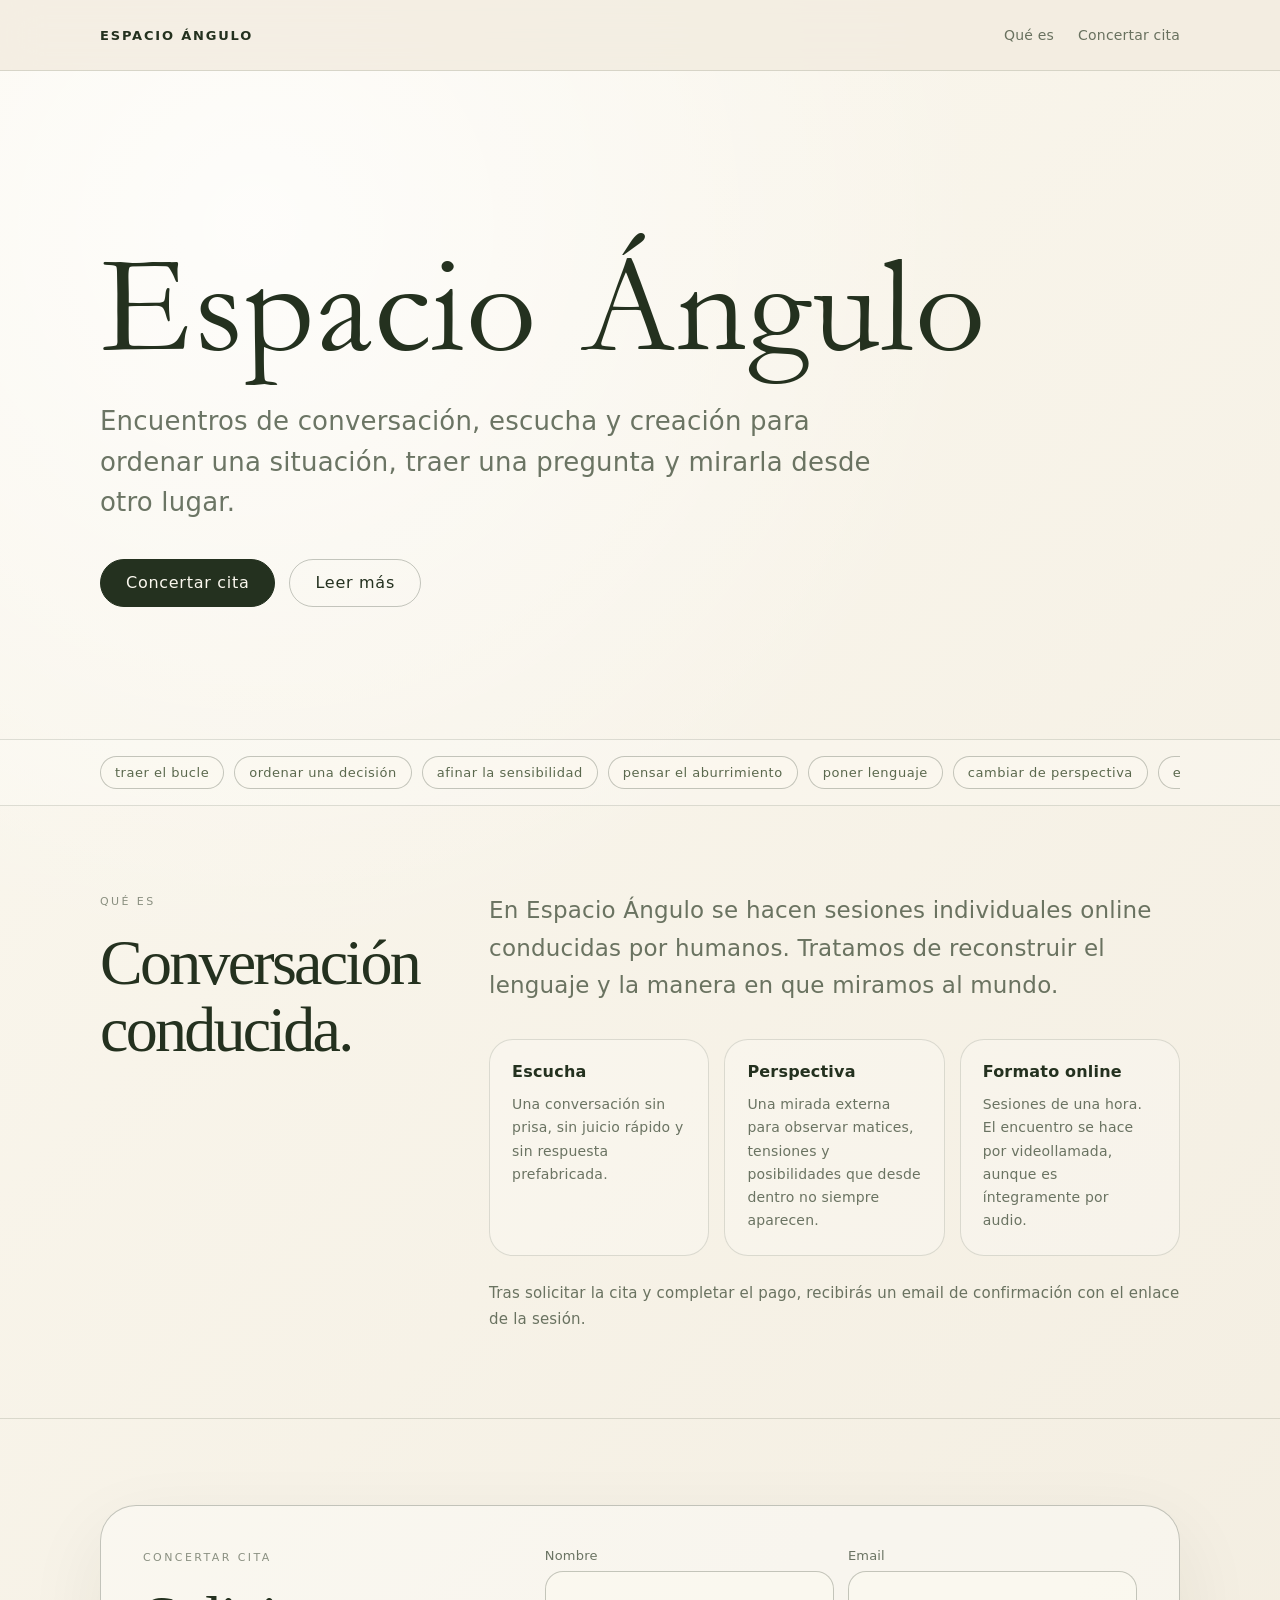
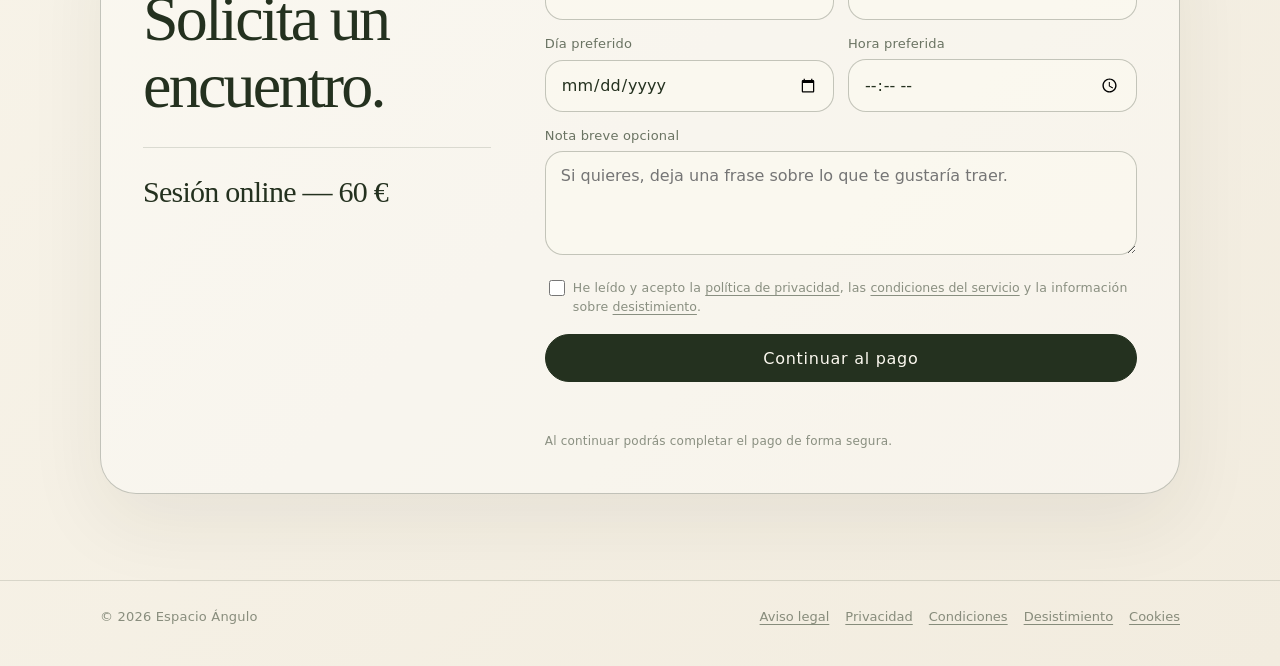
<file: index.html>
<!doctype html>
<html lang="es">
<head>
  <meta charset="utf-8">
  <meta name="viewport" content="width=device-width, initial-scale=1">
  <title>Espacio Ángulo — conversación, escucha y creación</title>
  <meta name="description" content="Encuentros de conversación, escucha y creación para ordenar una situación, traer una pregunta y mirarla desde otro lugar.">
  <meta name="theme-color" content="#f2ecdf">
  <link rel="stylesheet" href="assets/css/style.css">
</head>
<body>
  <header class="nav">
    <div class="site-wrap nav-inner">
      <a class="brand" href="index.html" aria-label="Espacio Ángulo">Espacio Ángulo</a>
      <nav class="nav-links" aria-label="Navegación principal">
        <a href="#que-es">Qué es</a>
        <a href="#concertar">Concertar cita</a>
      </nav>
    </div>
  </header>

  <main>
    <section class="hero">
      <div class="site-wrap hero-inner">
        <h1>Espacio Ángulo</h1>
        <p class="hero-text">Encuentros de conversación, escucha y creación para ordenar una situación, traer una pregunta y mirarla desde otro lugar.</p>
        <div class="hero-actions">
          <a class="btn" href="#concertar">Concertar cita</a>
          <a class="btn secondary" href="#que-es">Leer más</a>
        </div>
      </div>
    </section>

    <section class="tag-band" aria-label="Temas posibles">
      <div class="site-wrap tag-scroll" id="tag-scroll" aria-hidden="false">
        <div id="tag-track" class="tag-track"></div>
      </div>
    </section>

    <section id="que-es" class="section first-section">
      <div class="site-wrap two-col">
        <div>
          <p class="kicker">Qué es</p>
          <h2>Conversación conducida.</h2>
        </div>
        <div>
          <p class="lead">En Espacio Ángulo se hacen sesiones individuales online conducidas por humanos. Tratamos de reconstruir el lenguaje y la manera en que miramos al mundo.</p>
          <div class="micro-grid">
            <article class="micro-card">
              <h3>Escucha</h3>
              <p>Una conversación sin prisa, sin juicio rápido y sin respuesta prefabricada.</p>
            </article>
            <article class="micro-card">
              <h3>Perspectiva</h3>
              <p>Una mirada externa para observar matices, tensiones y posibilidades que desde dentro no siempre aparecen.</p>
            </article>
            <article class="micro-card">
              <h3>Formato online</h3>
              <p>Sesiones de una hora. El encuentro se hace por videollamada, aunque es íntegramente por audio.</p>
            </article>
          </div>
          <p class="format-note">Tras solicitar la cita y completar el pago, recibirás un email de confirmación con el enlace de la sesión.</p>
        </div>
      </div>
    </section>

    <section id="concertar" class="section booking-section">
      <div class="site-wrap booking-panel">
        <div class="booking-copy">
          <p class="kicker">Concertar cita</p>
          <h2>Solicita un encuentro.</h2>
          <p class="session-line">Sesión online — <span data-price>60 €</span></p>
        </div>

        <form id="booking-form" class="form" method="post">
          <div class="field-row">
            <div class="field">
              <label for="name">Nombre</label>
              <input id="name" name="nombre" type="text" autocomplete="name" required>
            </div>
            <div class="field">
              <label for="email">Email</label>
              <input id="email" name="email" type="email" autocomplete="email" required>
            </div>
          </div>

          <div class="field-row">
            <div class="field">
              <label for="preferred-date">Día preferido</label>
              <input id="preferred-date" name="dia_preferido" type="date" required>
            </div>
            <div class="field">
              <label for="preferred-time">Hora preferida</label>
              <input id="preferred-time" name="hora_preferida" type="time" required>
            </div>
          </div>

          <div class="field">
            <label for="note">Nota breve opcional</label>
            <textarea id="note" name="nota" placeholder="Si quieres, deja una frase sobre lo que te gustaría traer."></textarea>
          </div>

          <div class="checks">
            <label class="check">
              <input name="privacidad_condiciones" type="checkbox" required>
              <span>He leído y acepto la <button type="button" class="legal-link" data-modal-target="legal-privacidad">política de privacidad</button>, las <button type="button" class="legal-link" data-modal-target="legal-condiciones">condiciones del servicio</button> y la información sobre <button type="button" class="legal-link" data-modal-target="legal-desistimiento">desistimiento</button>.</span>
            </label>
          </div>

          <button class="btn full" type="submit">Continuar al pago</button>
          <p id="form-status" class="form-status" role="status" aria-live="polite"></p>
          <p class="form-note">Al continuar podrás completar el pago de forma segura.</p>
        </form>
      </div>
    </section>
  </main>

  <footer class="footer">
    <div class="site-wrap footer-inner">
      <div>© <span data-year></span> Espacio Ángulo</div>
      <nav aria-label="Legal">
        <button type="button" data-modal-target="legal-aviso">Aviso legal</button>
        <button type="button" data-modal-target="legal-privacidad">Privacidad</button>
        <button type="button" data-modal-target="legal-condiciones">Condiciones</button>
        <button type="button" data-modal-target="legal-desistimiento">Desistimiento</button>
        <button type="button" data-modal-target="legal-cookies">Cookies</button>
      </nav>
    </div>
  </footer>

  <div id="legal-modal" class="modal" aria-hidden="true" role="dialog" aria-modal="true" aria-labelledby="legal-modal-title">
    <div class="modal-panel">
      <div class="modal-head">
        <h2 id="legal-modal-title">Información</h2>
        <button type="button" class="modal-close" aria-label="Cerrar" data-modal-close>×</button>
      </div>
      <div id="legal-modal-body" class="modal-body"></div>
      <div class="modal-foot">
        <button type="button" class="modal-close-text" data-modal-close>Cerrar</button>
      </div>
    </div>
  </div>

  <div class="legal-templates" aria-hidden="true">
    <section id="legal-aviso" data-title="Aviso legal">
      <p><strong>Titular:</strong> Espacio Ángulo. Los datos fiscales completos se facilitarán en la documentación de contratación y facturación correspondiente.</p>
      <p><strong>Contacto:</strong> mediante el formulario de la web.</p>
      <h3>Objeto</h3>
      <p>Esta web informa y permite solicitar encuentros online de conversación, escucha y creación.</p>
      <h3>Naturaleza del servicio</h3>
      <p>Espacio Ángulo ofrece un servicio conversacional no sanitario. No se realizan terapia, psicoterapia, diagnóstico, tratamiento psicológico ni intervención médica o sanitaria. El servicio no sustituye atención médica, psicológica o psiquiátrica.</p>
      <h3>Uso de la web</h3>
      <p>La persona usuaria se compromete a utilizar la web de forma lícita, correcta y respetuosa, sin introducir datos falsos ni realizar usos que puedan afectar al funcionamiento del sitio.</p>
    </section>

    <section id="legal-privacidad" data-title="Política de privacidad">
      <p><strong>Responsable:</strong> Espacio Ángulo. Los datos fiscales completos se facilitarán en la documentación de contratación y facturación correspondiente.</p>
      <h3>Datos tratados</h3>
      <p>Se recogen los datos introducidos en el formulario: nombre, email, fecha y hora preferidas, nota opcional, código de solicitud y aceptación de condiciones.</p>
      <h3>Finalidad</h3>
      <p>Gestionar solicitudes, coordinar encuentros online, confirmar disponibilidad, tramitar pagos y responder comunicaciones relacionadas con el servicio.</p>
      <h3>Base jurídica</h3>
      <p>La base jurídica es la solicitud de medidas precontractuales, la ejecución del servicio solicitado y el consentimiento prestado al enviar el formulario.</p>
      <h3>Conservación</h3>
      <p>Los datos se conservarán durante el tiempo necesario para gestionar la solicitud y cumplir obligaciones administrativas, fiscales o legales aplicables.</p>
      <h3>Destinatarios</h3>
      <p>Podrán intervenir proveedores técnicos necesarios para el funcionamiento de la web, el formulario y el pago, como Formspree, Stripe, GitHub Pages o servicios equivalentes.</p>
      <h3>Derechos</h3>
      <p>Puedes solicitar acceso, rectificación, supresión, oposición, limitación o portabilidad de tus datos mediante el canal de contacto de la web. También puedes reclamar ante la Agencia Española de Protección de Datos.</p>
    </section>

    <section id="legal-condiciones" data-title="Condiciones del servicio">
      <h3>Objeto</h3>
      <p>Espacio Ángulo ofrece encuentros individuales online de conversación, escucha y creación.</p>
      <h3>Formato</h3>
      <p>La sesión se realiza online, por audio, mediante enlace de videollamada. No es necesario activar cámara. La duración prevista es de una hora.</p>
      <h3>Precio y pago</h3>
      <p>El precio de la sesión es de 60 €. El pago se realiza mediante la plataforma indicada durante el proceso de solicitud.</p>
      <h3>Confirmación</h3>
      <p>Tras completar el formulario y el pago, recibirás una confirmación por email con el enlace de la sesión. Si el horario solicitado no pudiera confirmarse, se propondrá una alternativa o se realizará la devolución íntegra.</p>
      <h3>Cancelaciones</h3>
      <p>Podrás solicitar cambio o cancelación hasta 24 horas antes del encuentro. Si la sesión ya ha sido prestada íntegramente en la fecha acordada, no procederá devolución.</p>
      <h3>Límites</h3>
      <p>Este servicio no es sanitario, psicológico ni médico. No está indicado para urgencias, crisis, riesgo personal, violencia, adicciones, ideación suicida o malestar clínico intenso. En esos casos debe acudirse a profesionales o servicios competentes.</p>
    </section>

    <section id="legal-desistimiento" data-title="Desistimiento">
      <p>En la contratación online de servicios existe un derecho general de desistimiento de 14 días naturales, salvo excepciones legalmente previstas.</p>
      <p>Si solicitas que el encuentro se preste antes de que finalice ese plazo y la sesión se realiza íntegramente, aceptas que, una vez prestado el servicio completo, no procederá devolución por desistimiento respecto a esa sesión.</p>
      <p>Si Espacio Ángulo no pudiera confirmar o realizar el encuentro, se propondrá una nueva fecha o se realizará la devolución íntegra.</p>
      <p>Podrás solicitar cambio o cancelación hasta 24 horas antes del encuentro mediante el canal de contacto indicado.</p>
    </section>

    <section id="legal-cookies" data-title="Cookies">
      <p>Esta web no utiliza cookies propias con finalidad publicitaria o analítica en esta versión.</p>
      <p>Servicios externos como Stripe, Formspree o GitHub Pages pueden aplicar sus propias tecnologías necesarias para prestar sus servicios, especialmente durante el proceso de formulario o pago.</p>
    </section>
  </div>

  <script src="assets/js/config.js"></script>
  <script src="assets/js/main.js"></script>
</body>
</html>
</file>
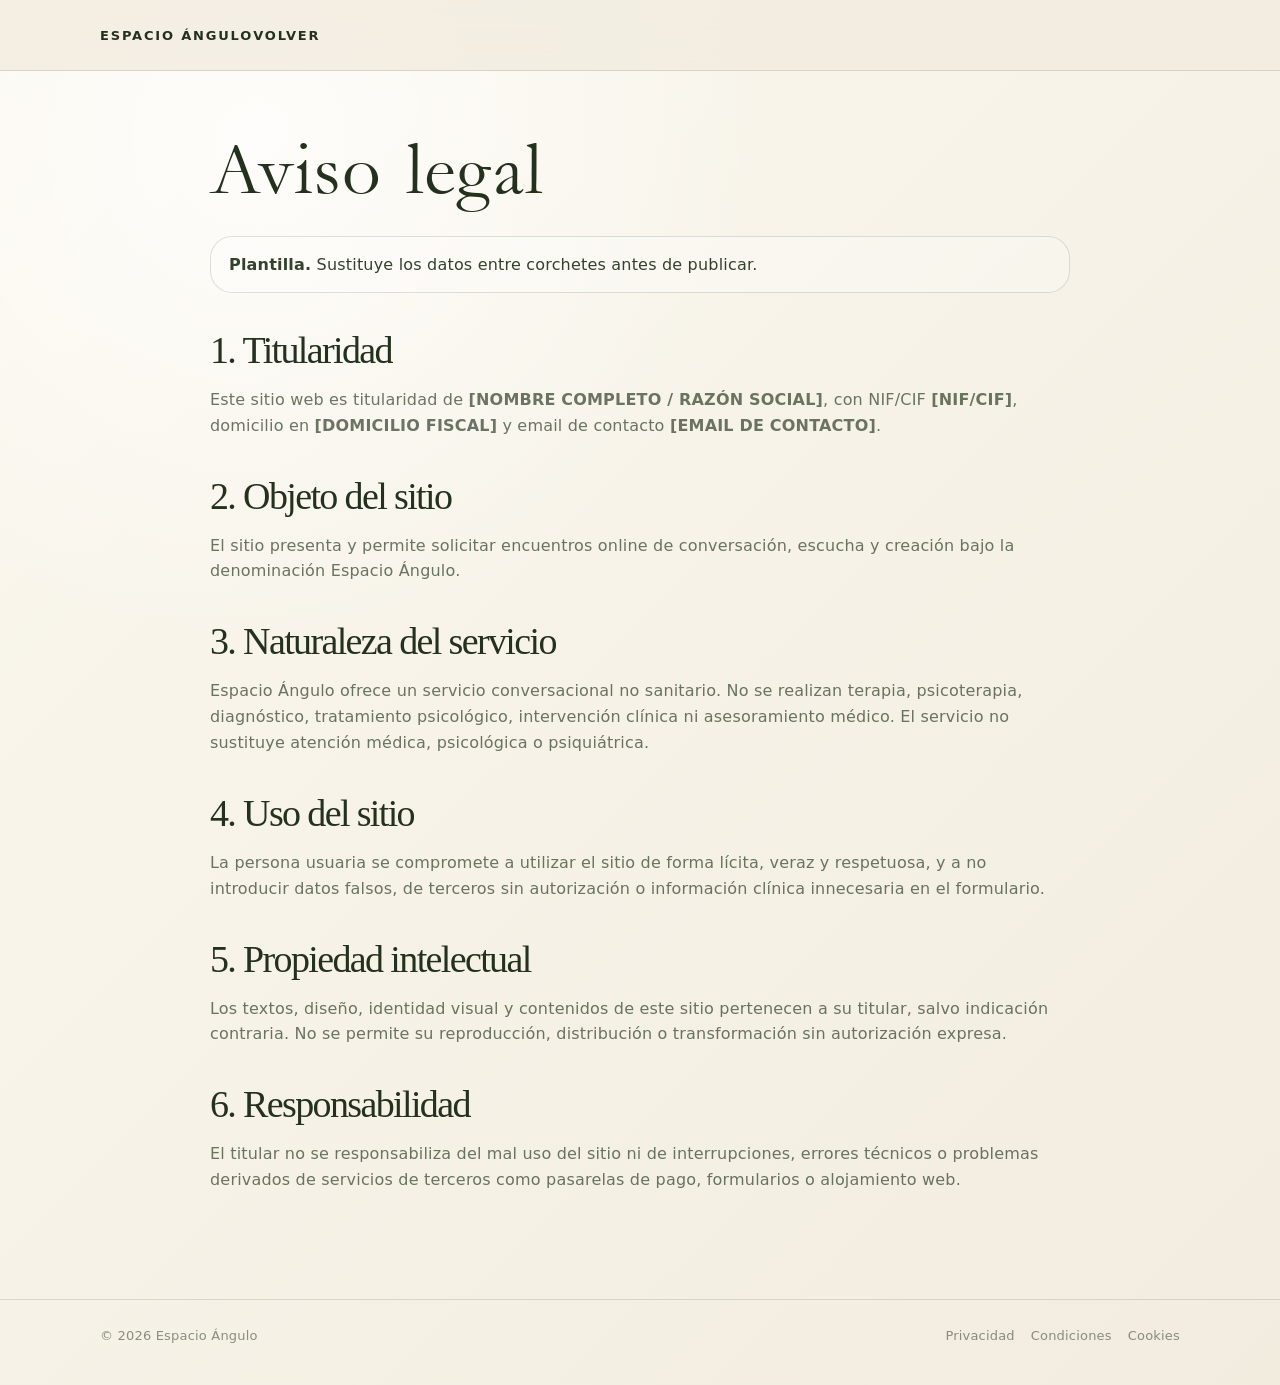
<file: aviso-legal.html>
<!doctype html>
<html lang="es"><head><meta charset="utf-8"><meta name="viewport" content="width=device-width, initial-scale=1"><title>Aviso legal — Espacio Ángulo</title><link rel="stylesheet" href="assets/css/style.css"></head>
<body><header class="nav"><div class="site-wrap nav-inner"><a class="brand" href="index.html"><span>Espacio Ángulo</span><span>volver</span></a></div></header>
<main class="site-wrap legal-main">
<h1>Aviso legal</h1>
<div class="notice"><strong>Plantilla.</strong> Sustituye los datos entre corchetes antes de publicar.</div>
<h2>1. Titularidad</h2>
<p>Este sitio web es titularidad de <strong>[NOMBRE COMPLETO / RAZÓN SOCIAL]</strong>, con NIF/CIF <strong>[NIF/CIF]</strong>, domicilio en <strong>[DOMICILIO FISCAL]</strong> y email de contacto <strong>[EMAIL DE CONTACTO]</strong>.</p>
<h2>2. Objeto del sitio</h2>
<p>El sitio presenta y permite solicitar encuentros online de conversación, escucha y creación bajo la denominación Espacio Ángulo.</p>
<h2>3. Naturaleza del servicio</h2>
<p>Espacio Ángulo ofrece un servicio conversacional no sanitario. No se realizan terapia, psicoterapia, diagnóstico, tratamiento psicológico, intervención clínica ni asesoramiento médico. El servicio no sustituye atención médica, psicológica o psiquiátrica.</p>
<h2>4. Uso del sitio</h2>
<p>La persona usuaria se compromete a utilizar el sitio de forma lícita, veraz y respetuosa, y a no introducir datos falsos, de terceros sin autorización o información clínica innecesaria en el formulario.</p>
<h2>5. Propiedad intelectual</h2>
<p>Los textos, diseño, identidad visual y contenidos de este sitio pertenecen a su titular, salvo indicación contraria. No se permite su reproducción, distribución o transformación sin autorización expresa.</p>
<h2>6. Responsabilidad</h2>
<p>El titular no se responsabiliza del mal uso del sitio ni de interrupciones, errores técnicos o problemas derivados de servicios de terceros como pasarelas de pago, formularios o alojamiento web.</p>
</main>
<footer class="footer"><div class="site-wrap footer-inner"><div>© <span data-year></span> Espacio Ángulo</div><nav><a href="privacidad.html">Privacidad</a><a href="condiciones.html">Condiciones</a><a href="cookies.html">Cookies</a></nav></div></footer><script src="assets/js/main.js"></script></body></html>
</file>
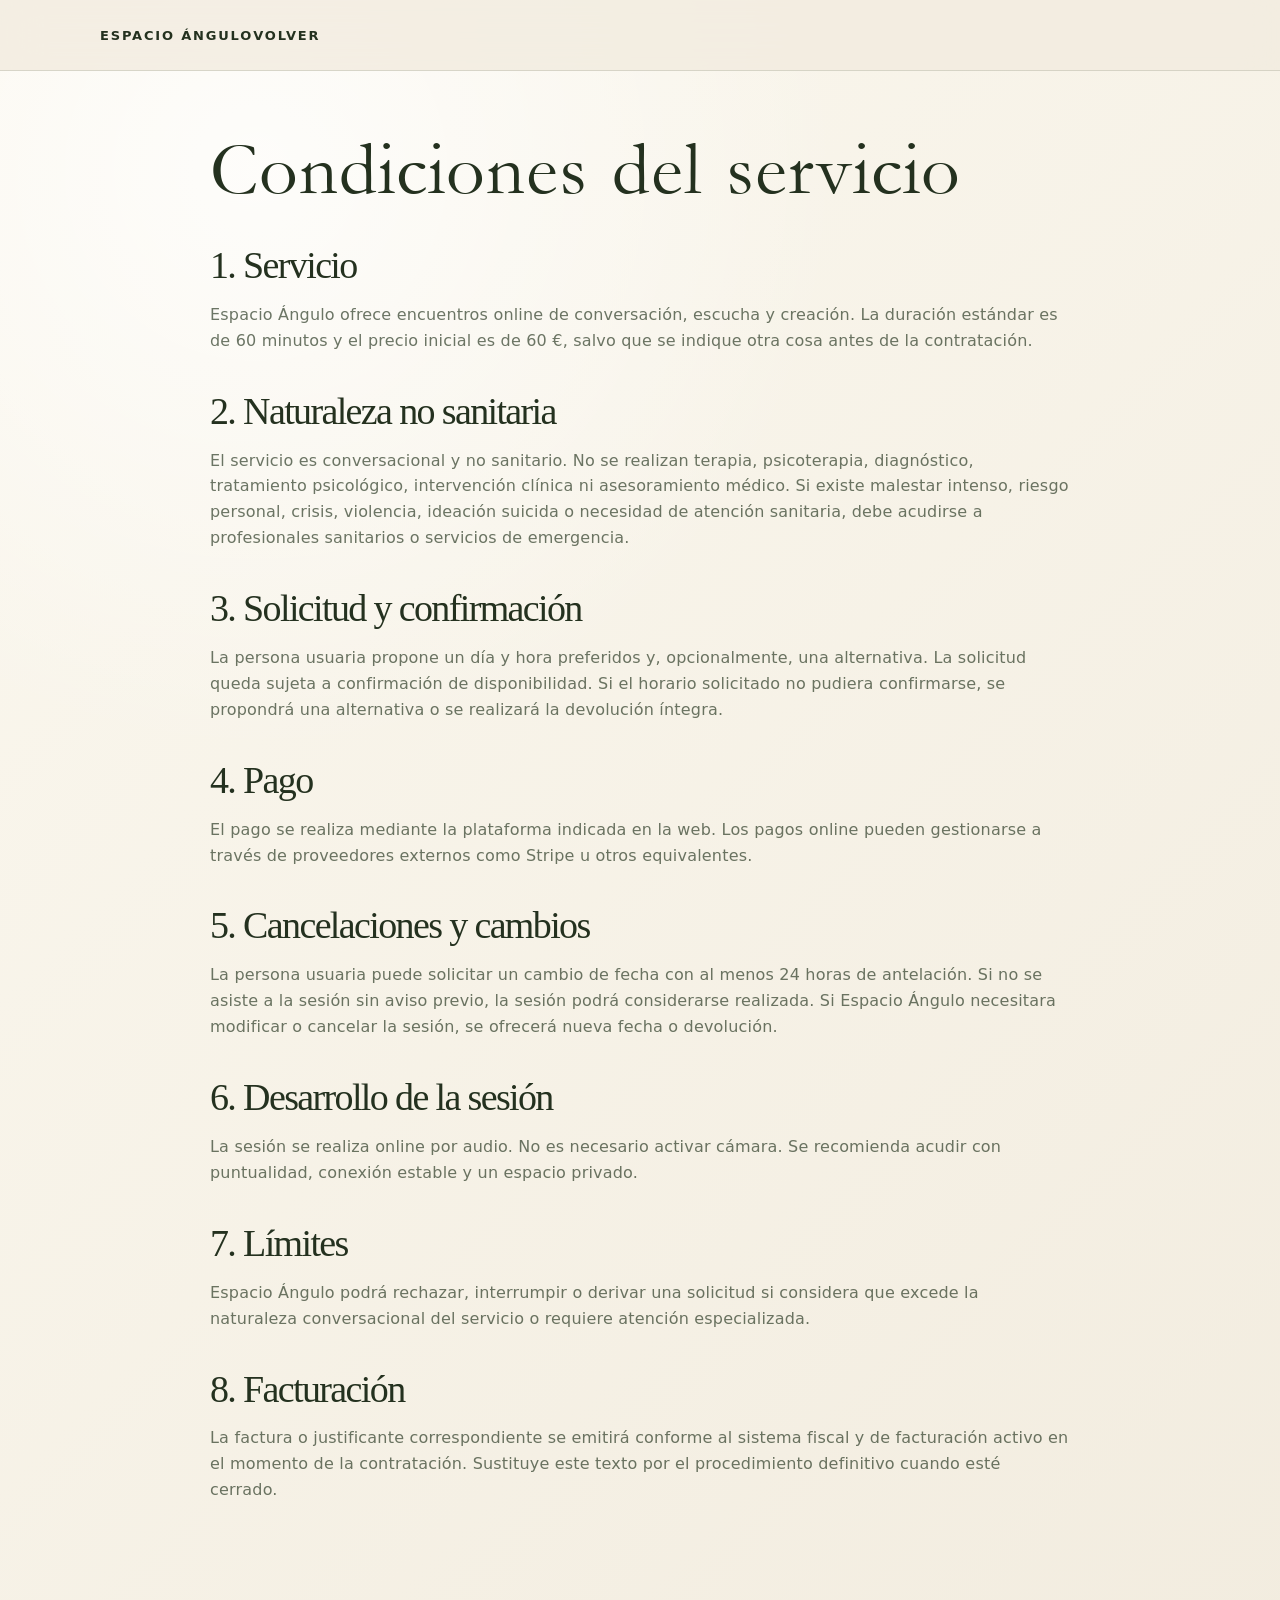
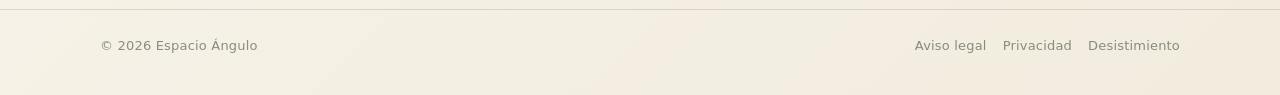
<file: condiciones.html>
<!doctype html>
<html lang="es"><head><meta charset="utf-8"><meta name="viewport" content="width=device-width, initial-scale=1"><title>Condiciones — Espacio Ángulo</title><link rel="stylesheet" href="assets/css/style.css"></head>
<body><header class="nav"><div class="site-wrap nav-inner"><a class="brand" href="index.html"><span>Espacio Ángulo</span><span>volver</span></a></div></header>
<main class="site-wrap legal-main">
<h1>Condiciones del servicio</h1>
<h2>1. Servicio</h2>
<p>Espacio Ángulo ofrece encuentros online de conversación, escucha y creación. La duración estándar es de 60 minutos y el precio inicial es de 60 €, salvo que se indique otra cosa antes de la contratación.</p>
<h2>2. Naturaleza no sanitaria</h2>
<p>El servicio es conversacional y no sanitario. No se realizan terapia, psicoterapia, diagnóstico, tratamiento psicológico, intervención clínica ni asesoramiento médico. Si existe malestar intenso, riesgo personal, crisis, violencia, ideación suicida o necesidad de atención sanitaria, debe acudirse a profesionales sanitarios o servicios de emergencia.</p>
<h2>3. Solicitud y confirmación</h2>
<p>La persona usuaria propone un día y hora preferidos y, opcionalmente, una alternativa. La solicitud queda sujeta a confirmación de disponibilidad. Si el horario solicitado no pudiera confirmarse, se propondrá una alternativa o se realizará la devolución íntegra.</p>
<h2>4. Pago</h2>
<p>El pago se realiza mediante la plataforma indicada en la web. Los pagos online pueden gestionarse a través de proveedores externos como Stripe u otros equivalentes.</p>
<h2>5. Cancelaciones y cambios</h2>
<p>La persona usuaria puede solicitar un cambio de fecha con al menos 24 horas de antelación. Si no se asiste a la sesión sin aviso previo, la sesión podrá considerarse realizada. Si Espacio Ángulo necesitara modificar o cancelar la sesión, se ofrecerá nueva fecha o devolución.</p>
<h2>6. Desarrollo de la sesión</h2>
<p>La sesión se realiza online por audio. No es necesario activar cámara. Se recomienda acudir con puntualidad, conexión estable y un espacio privado.</p>
<h2>7. Límites</h2>
<p>Espacio Ángulo podrá rechazar, interrumpir o derivar una solicitud si considera que excede la naturaleza conversacional del servicio o requiere atención especializada.</p>
<h2>8. Facturación</h2>
<p>La factura o justificante correspondiente se emitirá conforme al sistema fiscal y de facturación activo en el momento de la contratación. Sustituye este texto por el procedimiento definitivo cuando esté cerrado.</p>
</main>
<footer class="footer"><div class="site-wrap footer-inner"><div>© <span data-year></span> Espacio Ángulo</div><nav><a href="aviso-legal.html">Aviso legal</a><a href="privacidad.html">Privacidad</a><a href="desistimiento.html">Desistimiento</a></nav></div></footer><script src="assets/js/main.js"></script></body></html>
</file>
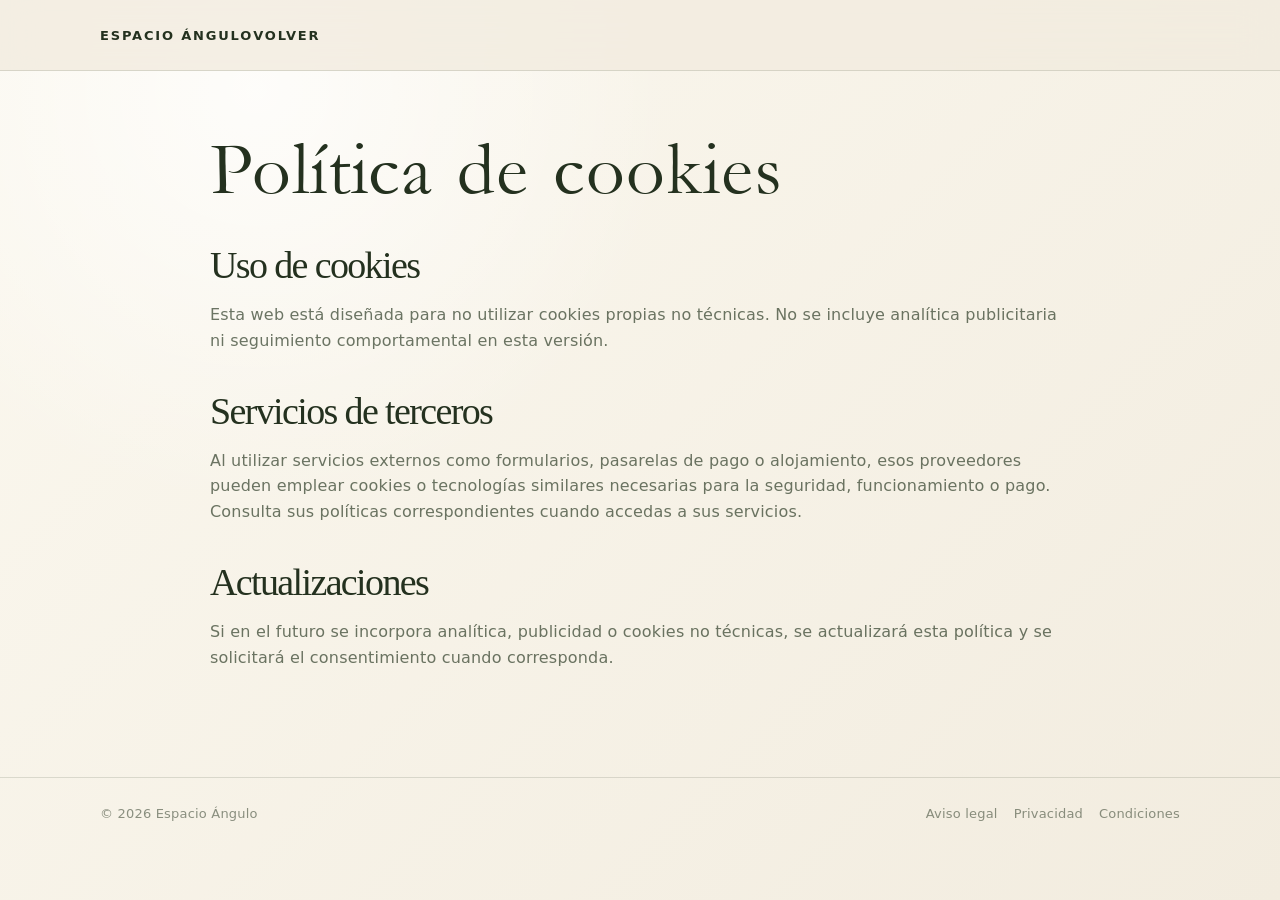
<file: cookies.html>
<!doctype html>
<html lang="es"><head><meta charset="utf-8"><meta name="viewport" content="width=device-width, initial-scale=1"><title>Cookies — Espacio Ángulo</title><link rel="stylesheet" href="assets/css/style.css"></head>
<body><header class="nav"><div class="site-wrap nav-inner"><a class="brand" href="index.html"><span>Espacio Ángulo</span><span>volver</span></a></div></header>
<main class="site-wrap legal-main">
<h1>Política de cookies</h1>
<h2>Uso de cookies</h2>
<p>Esta web está diseñada para no utilizar cookies propias no técnicas. No se incluye analítica publicitaria ni seguimiento comportamental en esta versión.</p>
<h2>Servicios de terceros</h2>
<p>Al utilizar servicios externos como formularios, pasarelas de pago o alojamiento, esos proveedores pueden emplear cookies o tecnologías similares necesarias para la seguridad, funcionamiento o pago. Consulta sus políticas correspondientes cuando accedas a sus servicios.</p>
<h2>Actualizaciones</h2>
<p>Si en el futuro se incorpora analítica, publicidad o cookies no técnicas, se actualizará esta política y se solicitará el consentimiento cuando corresponda.</p>
</main>
<footer class="footer"><div class="site-wrap footer-inner"><div>© <span data-year></span> Espacio Ángulo</div><nav><a href="aviso-legal.html">Aviso legal</a><a href="privacidad.html">Privacidad</a><a href="condiciones.html">Condiciones</a></nav></div></footer><script src="assets/js/main.js"></script></body></html>
</file>
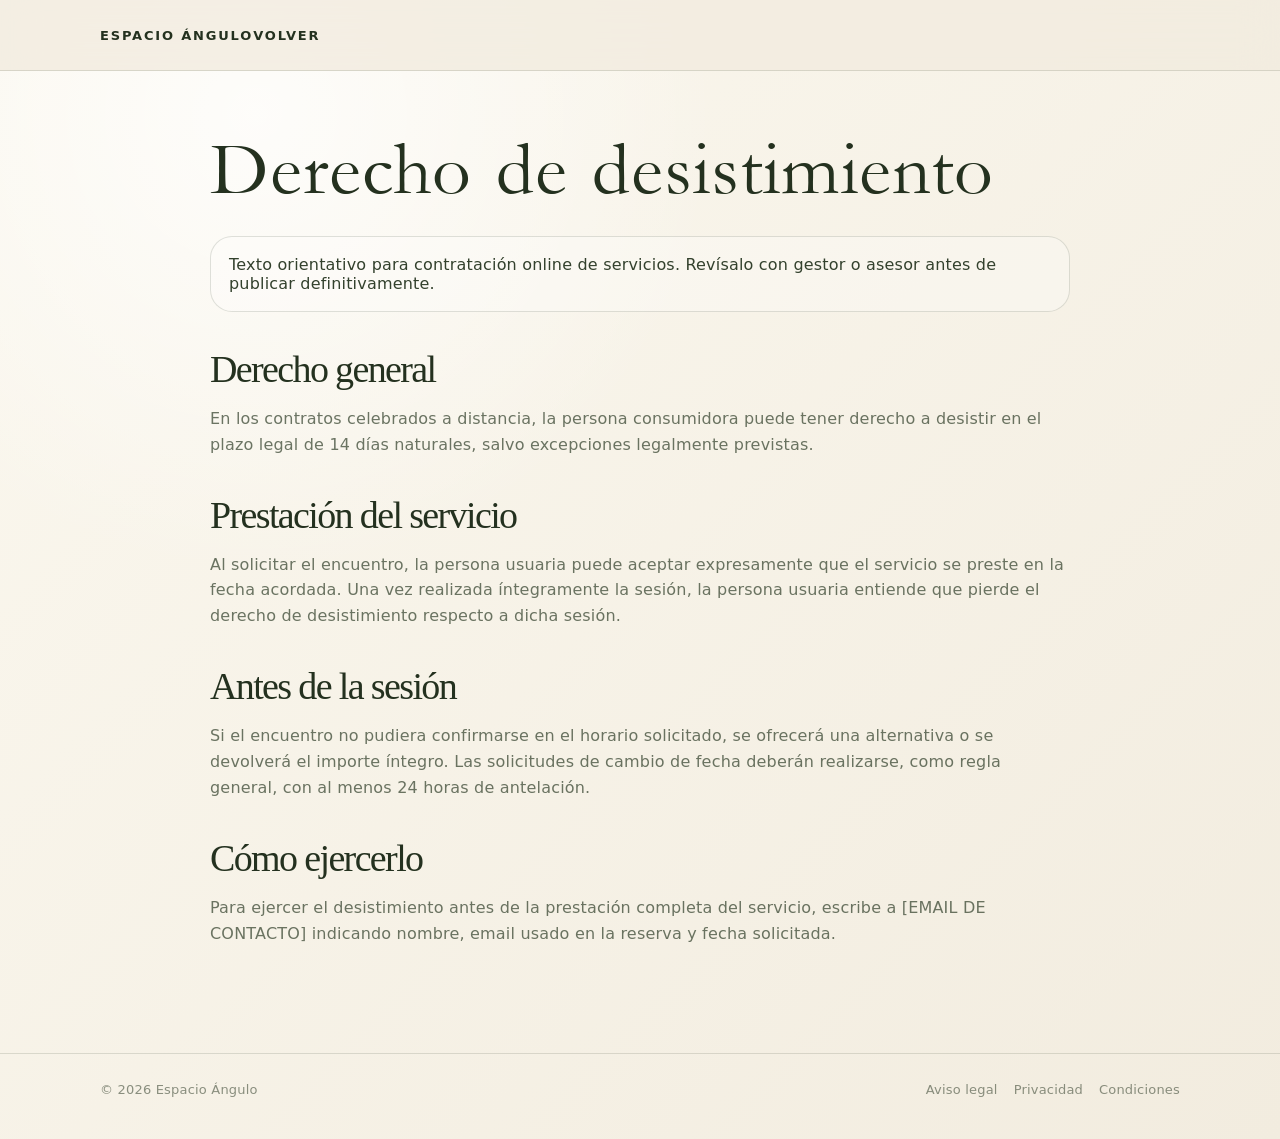
<file: desistimiento.html>
<!doctype html>
<html lang="es"><head><meta charset="utf-8"><meta name="viewport" content="width=device-width, initial-scale=1"><title>Desistimiento — Espacio Ángulo</title><link rel="stylesheet" href="assets/css/style.css"></head>
<body><header class="nav"><div class="site-wrap nav-inner"><a class="brand" href="index.html"><span>Espacio Ángulo</span><span>volver</span></a></div></header>
<main class="site-wrap legal-main">
<h1>Derecho de desistimiento</h1>
<div class="notice">Texto orientativo para contratación online de servicios. Revísalo con gestor o asesor antes de publicar definitivamente.</div>
<h2>Derecho general</h2>
<p>En los contratos celebrados a distancia, la persona consumidora puede tener derecho a desistir en el plazo legal de 14 días naturales, salvo excepciones legalmente previstas.</p>
<h2>Prestación del servicio</h2>
<p>Al solicitar el encuentro, la persona usuaria puede aceptar expresamente que el servicio se preste en la fecha acordada. Una vez realizada íntegramente la sesión, la persona usuaria entiende que pierde el derecho de desistimiento respecto a dicha sesión.</p>
<h2>Antes de la sesión</h2>
<p>Si el encuentro no pudiera confirmarse en el horario solicitado, se ofrecerá una alternativa o se devolverá el importe íntegro. Las solicitudes de cambio de fecha deberán realizarse, como regla general, con al menos 24 horas de antelación.</p>
<h2>Cómo ejercerlo</h2>
<p>Para ejercer el desistimiento antes de la prestación completa del servicio, escribe a [EMAIL DE CONTACTO] indicando nombre, email usado en la reserva y fecha solicitada.</p>
</main>
<footer class="footer"><div class="site-wrap footer-inner"><div>© <span data-year></span> Espacio Ángulo</div><nav><a href="aviso-legal.html">Aviso legal</a><a href="privacidad.html">Privacidad</a><a href="condiciones.html">Condiciones</a></nav></div></footer><script src="assets/js/main.js"></script></body></html>
</file>
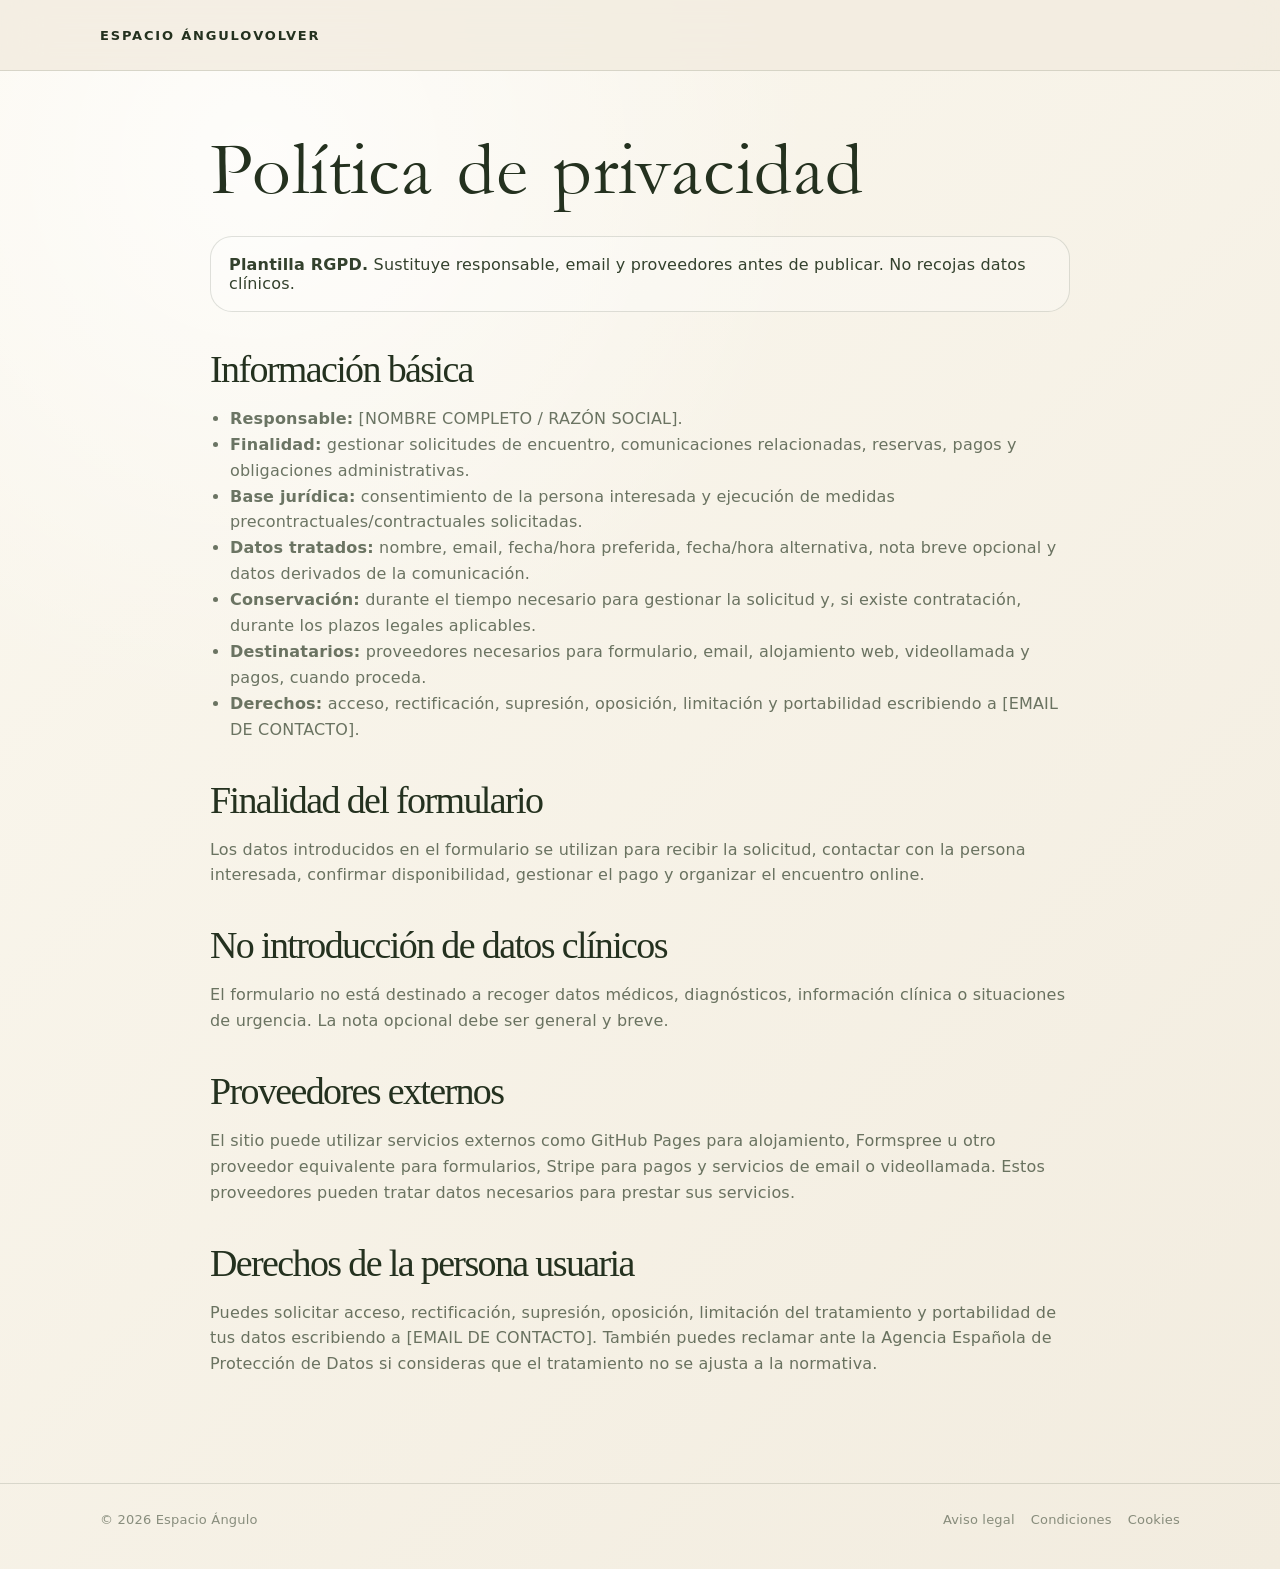
<file: privacidad.html>
<!doctype html>
<html lang="es"><head><meta charset="utf-8"><meta name="viewport" content="width=device-width, initial-scale=1"><title>Privacidad — Espacio Ángulo</title><link rel="stylesheet" href="assets/css/style.css"></head>
<body><header class="nav"><div class="site-wrap nav-inner"><a class="brand" href="index.html"><span>Espacio Ángulo</span><span>volver</span></a></div></header>
<main class="site-wrap legal-main">
<h1>Política de privacidad</h1>
<div class="notice"><strong>Plantilla RGPD.</strong> Sustituye responsable, email y proveedores antes de publicar. No recojas datos clínicos.</div>
<h2>Información básica</h2>
<ul>
<li><strong>Responsable:</strong> [NOMBRE COMPLETO / RAZÓN SOCIAL].</li>
<li><strong>Finalidad:</strong> gestionar solicitudes de encuentro, comunicaciones relacionadas, reservas, pagos y obligaciones administrativas.</li>
<li><strong>Base jurídica:</strong> consentimiento de la persona interesada y ejecución de medidas precontractuales/contractuales solicitadas.</li>
<li><strong>Datos tratados:</strong> nombre, email, fecha/hora preferida, fecha/hora alternativa, nota breve opcional y datos derivados de la comunicación.</li>
<li><strong>Conservación:</strong> durante el tiempo necesario para gestionar la solicitud y, si existe contratación, durante los plazos legales aplicables.</li>
<li><strong>Destinatarios:</strong> proveedores necesarios para formulario, email, alojamiento web, videollamada y pagos, cuando proceda.</li>
<li><strong>Derechos:</strong> acceso, rectificación, supresión, oposición, limitación y portabilidad escribiendo a [EMAIL DE CONTACTO].</li>
</ul>
<h2>Finalidad del formulario</h2>
<p>Los datos introducidos en el formulario se utilizan para recibir la solicitud, contactar con la persona interesada, confirmar disponibilidad, gestionar el pago y organizar el encuentro online.</p>
<h2>No introducción de datos clínicos</h2>
<p>El formulario no está destinado a recoger datos médicos, diagnósticos, información clínica o situaciones de urgencia. La nota opcional debe ser general y breve.</p>
<h2>Proveedores externos</h2>
<p>El sitio puede utilizar servicios externos como GitHub Pages para alojamiento, Formspree u otro proveedor equivalente para formularios, Stripe para pagos y servicios de email o videollamada. Estos proveedores pueden tratar datos necesarios para prestar sus servicios.</p>
<h2>Derechos de la persona usuaria</h2>
<p>Puedes solicitar acceso, rectificación, supresión, oposición, limitación del tratamiento y portabilidad de tus datos escribiendo a [EMAIL DE CONTACTO]. También puedes reclamar ante la Agencia Española de Protección de Datos si consideras que el tratamiento no se ajusta a la normativa.</p>
</main>
<footer class="footer"><div class="site-wrap footer-inner"><div>© <span data-year></span> Espacio Ángulo</div><nav><a href="aviso-legal.html">Aviso legal</a><a href="condiciones.html">Condiciones</a><a href="cookies.html">Cookies</a></nav></div></footer><script src="assets/js/main.js"></script></body></html>
</file>
<file: assets/css/style.css>
@font-face {
  font-family: "EspacioGaramond";
  src: url("../fonts/GARA.TTF") format("truetype");
  font-weight: 300 400;
  font-style: normal;
  font-display: swap;
}

:root {
  --cream: #f2ecdf;
  --cream-soft: #fbf8ef;
  --cream-deep: #e9dfcd;
  --olive: #24311f;
  --olive-text: #33412d;
  --olive-soft: #5a684d;
  --line: rgba(36, 49, 31, 0.14);
  --line-strong: rgba(36, 49, 31, 0.26);
  --muted: rgba(51, 65, 45, 0.72);
  --muted-light: rgba(51, 65, 45, 0.56);
  --shadow: 0 28px 80px rgba(36, 49, 31, 0.07);
  --max: 1080px;
}

* { box-sizing: border-box; }
html { scroll-behavior: smooth; }
body {
  margin: 0;
  font-family: Inter, ui-sans-serif, system-ui, -apple-system, BlinkMacSystemFont, "Segoe UI", sans-serif;
  color: var(--olive-text);
  background:
    radial-gradient(circle at 20% 10%, rgba(255, 255, 255, 0.74), transparent 32%),
    linear-gradient(135deg, var(--cream-soft), var(--cream));
  min-height: 100vh;
  letter-spacing: 0.012em;
}
body.modal-open { overflow: hidden; }
a { color: inherit; text-decoration: none; }
p { line-height: 1.74; }
button, input, textarea, select { font: inherit; }
.site-wrap { width: min(calc(100% - 38px), var(--max)); margin: 0 auto; }

.nav {
  position: sticky;
  top: 0;
  z-index: 20;
  backdrop-filter: blur(18px);
  background: rgba(242, 236, 223, 0.80);
  border-bottom: 1px solid var(--line);
}
.nav-inner { min-height: 70px; display: flex; align-items: center; justify-content: space-between; gap: 24px; }
.brand { display: inline-flex; align-items: center; white-space: nowrap; letter-spacing: 0.14em; text-transform: uppercase; font-weight: 650; font-size: 13px; color: var(--olive); }
.nav-links { display: flex; align-items: center; gap: 24px; color: var(--muted); font-size: 14px; }
.nav-links a:hover { color: var(--olive); }

.btn { display: inline-flex; align-items: center; justify-content: center; min-height: 48px; padding: 0 25px; border: 1px solid var(--olive); border-radius: 999px; background: var(--olive); color: var(--cream-soft); letter-spacing: 0.045em; cursor: pointer; transition: transform .18s ease, background .18s ease, color .18s ease, border-color .18s ease; }
.btn:hover { transform: translateY(-1px); background: transparent; color: var(--olive); }
.btn.secondary { background: transparent; color: var(--olive); border-color: var(--line-strong); }
.btn.secondary:hover { border-color: var(--olive); }
.btn.full { width: 100%; }
.btn:disabled { opacity: 0.62; cursor: wait; transform: none; }

.hero { min-height: calc(82vh - 70px); display: grid; align-items: center; padding: clamp(62px, 9vw, 112px) 0 clamp(42px, 7vw, 72px); }
.hero-inner { text-align: left; }
h1 { margin: 0; font-family: "EspacioGaramond", "Apple Garamond Light", "Apple Garamond", Garamond, Georgia, "Times New Roman", serif; font-weight: 300; font-size: clamp(54px, 12.2vw, 138px); line-height: .94; letter-spacing: 0.012em; word-spacing: 0.055em; color: var(--olive); white-space: nowrap; }
.hero-text { max-width: 780px; margin: 28px 0 0; font-size: clamp(18px, 2.15vw, 26px); line-height: 1.56; color: var(--muted); }
.hero-actions { display: flex; flex-wrap: wrap; gap: 14px; margin-top: 36px; }

.tag-band { border-top: 1px solid var(--line); border-bottom: 1px solid var(--line); overflow: hidden; background: rgba(255,255,255,.18); }
.tag-scroll { display: flex; gap: 10px; padding: 16px 0; overflow-x: auto; scrollbar-width: none; cursor: grab; user-select: none; touch-action: pan-x; }
.tag-scroll.is-dragging { cursor: grabbing; }
.tag-scroll::-webkit-scrollbar { display: none; }
.tag-track { display: flex; gap: 10px; flex: 0 0 auto; }
.tag-pill { flex: 0 0 auto; border: 1px solid var(--line-strong); border-radius: 999px; padding: 8px 14px; color: var(--olive-soft); font-size: 13px; letter-spacing: .04em; background: rgba(251,248,239,.58); white-space: nowrap; }

.section { padding: clamp(58px, 8vw, 86px) 0; border-top: 1px solid var(--line); }
.first-section { border-top: 0; }
.two-col { display: grid; grid-template-columns: .64fr 1.36fr; gap: clamp(28px, 5vw, 72px); }
.kicker { text-transform: uppercase; letter-spacing: .22em; font-size: 11px; color: var(--muted-light); margin: 0 0 18px; }
h2 { font-family: Georgia, "Times New Roman", serif; font-weight: 400; font-size: clamp(34px, 5vw, 64px); letter-spacing: -0.043em; line-height: 1.05; color: var(--olive); margin: 0; }
.lead { margin: 0; font-size: clamp(18px, 2vw, 23px); line-height: 1.64; color: var(--muted); }
.micro-grid { display: grid; grid-template-columns: repeat(3, 1fr); gap: 15px; margin-top: 34px; }
.micro-card { border: 1px solid var(--line); border-radius: 24px; padding: 22px; background: rgba(255,255,255,.23); min-height: 132px; }
.micro-card h3 { margin: 0 0 12px; font-size: 16px; letter-spacing: 0.012em; color: var(--olive); }
.micro-card p { margin: 0; color: var(--muted); font-size: 14px; line-height: 1.66; }
.format-note { margin: 24px 0 0; color: var(--muted); font-size: 15px; }

.booking-panel { display: grid; grid-template-columns: .74fr 1.26fr; gap: clamp(24px, 5vw, 54px); align-items: start; padding: clamp(22px, 4vw, 42px); border: 1px solid var(--line-strong); border-radius: 36px; background: rgba(255,255,255,.36); box-shadow: var(--shadow); }
.booking-copy { position: sticky; top: 100px; }
.session-line { margin: 28px 0 0; padding-top: 18px; border-top: 1px solid var(--line); color: var(--olive); font-size: clamp(20px, 3vw, 30px); font-family: Georgia, "Times New Roman", serif; letter-spacing: -0.025em; }

.form { display: grid; gap: 16px; }
.field-row { display: grid; grid-template-columns: 1fr 1fr; gap: 14px; }
.field { display: grid; gap: 8px; }
label { font-size: 13px; color: var(--muted); }
input, textarea, select { width: 100%; border: 1px solid var(--line-strong); background: rgba(251, 248, 239, .74); color: var(--olive); border-radius: 18px; padding: 14px 15px; outline: none; }
textarea { min-height: 104px; resize: vertical; }
input:focus, textarea:focus, select:focus { border-color: var(--olive); box-shadow: 0 0 0 3px rgba(36,49,31,.08); }
.checks { display: grid; gap: 11px; margin: 7px 0 2px; }
.check { display: grid; grid-template-columns: 16px 1fr; gap: 12px; align-items: start; font-size: 12.5px; color: var(--muted-light); line-height: 1.55; }
.check input { width: 16px; height: 16px; margin-top: 2px; accent-color: var(--olive); }
.legal-link { text-decoration: underline; text-underline-offset: 3px; background: none; border: 0; color: inherit; padding: 0; cursor: pointer; font: inherit; }
.form-note { font-size: 12px; color: var(--muted-light); line-height: 1.55; margin: -2px 0 0; }
.form-status { min-height: 20px; font-size: 13px; margin: 0; }
.form-status.success { color: #2f5d2c; }
.form-status.error { color: #8c2f2f; }
.form-status.muted { color: var(--muted); }

.footer { border-top: 1px solid var(--line); padding: 28px 0 42px; color: var(--muted-light); font-size: 13px; }
.footer-inner { display: flex; justify-content: space-between; gap: 20px; flex-wrap: wrap; }
.footer nav { display: flex; gap: 16px; flex-wrap: wrap; }
.footer button { background: none; border: 0; padding: 0; color: inherit; cursor: pointer; text-decoration: underline; text-underline-offset: 3px; font: inherit; }

.modal { position: fixed; inset: 0; z-index: 80; display: none; align-items: center; justify-content: center; padding: 18px; background: rgba(26, 34, 22, .32); backdrop-filter: blur(7px); }
.modal.is-open { display: flex; }
.modal-panel { width: min(760px, 100%); max-height: min(82vh, 760px); border: 1px solid var(--line-strong); border-radius: 28px; background: var(--cream-soft); box-shadow: 0 30px 90px rgba(25, 31, 19, .22); display: grid; grid-template-rows: auto 1fr auto; overflow: hidden; }
.modal-head { display: flex; align-items: center; justify-content: space-between; gap: 18px; padding: 18px 20px; border-bottom: 1px solid var(--line); }
.modal-head h2 { font-size: clamp(24px, 4vw, 38px); }
.modal-close { width: 38px; height: 38px; border-radius: 999px; border: 1px solid var(--line-strong); background: transparent; color: var(--olive); cursor: pointer; font-size: 22px; line-height: 1; transition: background .18s ease, color .18s ease, border-color .18s ease; }
.modal-close:hover, .modal-close-text:hover { background: var(--olive); color: var(--cream-soft); border-color: var(--olive); }
.modal-body { overflow: auto; padding: 20px; color: var(--muted); }
.modal-body h3 { color: var(--olive); margin: 22px 0 8px; font-size: 16px; letter-spacing: .02em; }
.modal-body p, .modal-body li { line-height: 1.62; font-size: 14px; }
.modal-body ul { padding-left: 20px; }
.modal-foot { display: flex; justify-content: center; padding: 15px 20px 18px; border-top: 1px solid var(--line); }
.modal-close-text { min-width: 132px; min-height: 42px; border-radius: 999px; border: 1px solid var(--line-strong); background: transparent; color: var(--olive); cursor: pointer; transition: background .18s ease, color .18s ease, border-color .18s ease; }
.legal-templates { display: none; }

.legal-main { padding: 64px 0 90px; max-width: 860px; }
.legal-main h1 { font-size: clamp(42px, 7vw, 76px); line-height: .96; margin-bottom: 28px; }
.legal-main h2 { font-size: clamp(26px, 4vw, 38px); margin: 38px 0 12px; }
.legal-main p, .legal-main li { color: var(--muted); line-height: 1.62; }
.legal-main ul { padding-left: 20px; }
.notice { border: 1px solid var(--line); border-radius: 22px; padding: 18px; background: rgba(255,255,255,.28); margin: 24px 0; }

@media (max-width: 860px) {
  .nav-links a:not(:last-child) { display: none; }
  .hero { min-height: auto; padding-top: 58px; }
  .two-col, .booking-panel { grid-template-columns: 1fr; }
  .micro-grid { grid-template-columns: 1fr; }
  .booking-copy { position: static; }
}
@media (max-width: 560px) {
  .site-wrap { width: min(calc(100% - 24px), var(--max)); }
  .nav-inner { min-height: 64px; }
  .brand { font-size: 12px; letter-spacing: 0.1em; }
  .nav-links { gap: 0; }
  .nav-links a { font-size: 13px; }
  .hero { padding: 48px 0 34px; }
  h1 { font-size: clamp(40px, 12.4vw, 56px); letter-spacing: 0.006em; word-spacing: 0.045em; }
  .hero-text { margin-top: 22px; font-size: 18px; }
  .hero-actions { flex-direction: column; margin-top: 30px; }
  .btn { width: 100%; min-height: 46px; }
  .field-row { grid-template-columns: 1fr; }
  .section { padding: 52px 0; }
  .booking-panel { border-radius: 26px; padding: 20px; }
  .check { grid-template-columns: 16px 1fr; font-size: 12px; gap: 13px; line-height: 1.6; }
  .check input { width: 16px; height: 16px; margin-top: 3px; }
  .modal { padding: 10px; }
  .modal-panel { max-height: 86vh; border-radius: 22px; }
}
</file>
